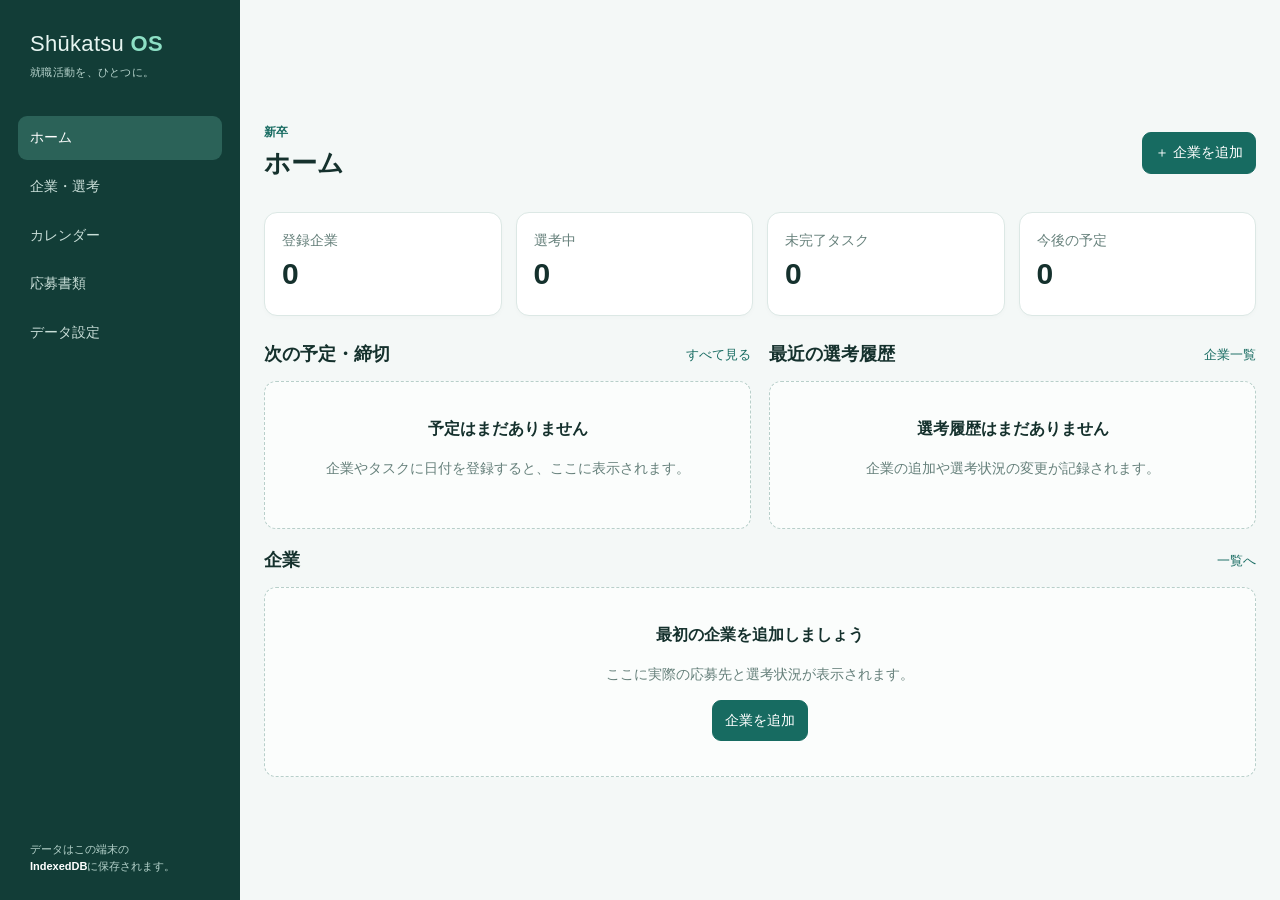
<file: index.html>
<!doctype html>
<html lang="ja">
<head>
  <meta charset="UTF-8">
  <meta name="viewport" content="width=device-width, initial-scale=1, viewport-fit=cover">
  <meta name="theme-color" content="#176b61">
  <meta name="description" content="Shūkatsu OSは、新卒・第二新卒・転職・インターンの応募、選考、応募書類、予定を一元管理する日本向け求職管理ツールです。">
  <meta name="robots" content="noindex,nofollow">
  <title>Shūkatsu OS｜日本の就職活動を一元管理</title>
  <link rel="manifest" href="manifest.webmanifest">
  <link rel="stylesheet" href="styles.css">
</head>
<body>
  <div id="app" aria-live="polite"></div>
  <script type="module" src="app.js"></script>
</body>
</html>
</file>
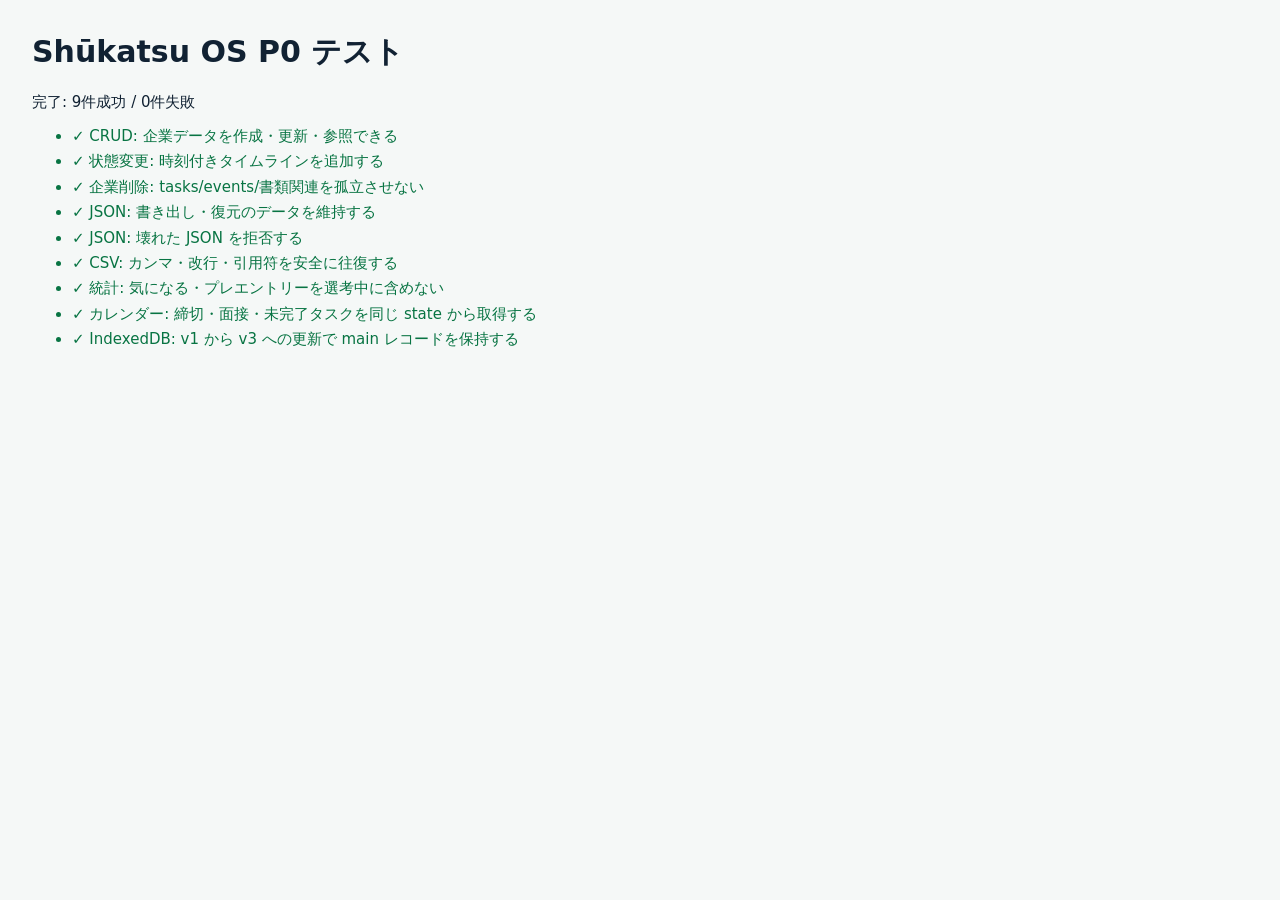
<file: tests/p0-tests.html>
<!doctype html>
<html lang="ja"><meta charset="utf-8"><title>Shūkatsu OS P0 テスト</title>
<style>body{font:15px system-ui;margin:2rem;background:#f5f8f7;color:#123}li{margin:.4rem 0}.ok{color:#087443}.ng{color:#b42318}</style>
<h1>Shūkatsu OS P0 テスト</h1><p id="summary">実行中…</p><ul id="results"></ul>
<script type="module">
import { upgradeDatabase } from '../js/db.js'; import { blankState, migrateState, parseBackupJSON, recordStatusChange, removeApplicationAndRelations, selectionInProgressCount } from '../js/state.js'; import { stringifyCSV, parseCSV } from '../js/csv.js'; import { calendarItems } from '../js/dates.js';
const output=document.querySelector('#results');let passed=0,failed=0;const test=async(name,fn)=>{try{await fn();passed++;output.insertAdjacentHTML('beforeend',`<li class="ok">✓ ${name}</li>`)}catch(error){failed++;output.insertAdjacentHTML('beforeend',`<li class="ng">✗ ${name}: ${error.message}</li>`)}};const assert=(value,message='assertion failed')=>{if(!value)throw new Error(message)};const sample=()=>({schemaVersion:3,applications:[{id:'a1',companyName:'テスト株式会社',jobTitle:'エンジニア',status:'entered',documents:['d1'],interviews:[],contacts:[]}],tasks:[{id:'t1',applicationId:'a1',title:'ES',dueAt:'2030-01-02T09:00:00.000Z',completed:false}],events:[],documents:[{id:'d1',name:'履歴書',companyIds:['a1']}],settings:{userMode:'new_grad'}});
await test('CRUD: 企業データを作成・更新・参照できる',()=>{const state=blankState();state.applications.push({id:'a1',companyName:'テスト株式会社',jobTitle:'営業',status:'interested',documents:[]});state.applications[0].jobTitle='企画';assert(state.applications[0].jobTitle==='企画')});
await test('状態変更: 時刻付きタイムラインを追加する',()=>{const state=sample();recordStatusChange(state,'a1','interview_1','日程確定',{uid:()=> 'e1',now:()=> '2030-01-01T00:00:00.000Z',labels:{interview_1:'一次面接'}});assert(state.events[0].previousStatus==='entered'&&state.events[0].newStatus==='interview_1'&&state.events[0].occurredAt)});
await test('企業削除: tasks/events/書類関連を孤立させない',()=>{const state=sample();state.events.push({id:'e1',applicationId:'a1'});removeApplicationAndRelations(state,'a1');assert(!state.applications.length&&!state.tasks.length&&!state.events.length&&!state.documents[0].companyIds.length)});
await test('JSON: 書き出し・復元のデータを維持する',()=>{const state=sample();const restored=migrateState(parseBackupJSON(JSON.stringify(state)),{uid:()=> 'id',now:()=> '2030-01-01T00:00:00.000Z',status:{entered:'エントリー済み'}});assert(restored.applications[0].companyName==='テスト株式会社')});
await test('JSON: 壊れた JSON を拒否する',()=>{let rejected=false;try{parseBackupJSON('{bad')}catch{rejected=true}assert(rejected)});
await test('CSV: カンマ・改行・引用符を安全に往復する',()=>{const source=[['企業名','メモ'],['A, Inc.','一行目\n"引用"']];assert(JSON.stringify(parseCSV(stringifyCSV(source)))===JSON.stringify(source))});
await test('統計: 気になる・プレエントリーを選考中に含めない',()=>assert(selectionInProgressCount([{status:'interested'},{status:'pre_entry'},{status:'entered'},{status:'rejected'}])===1));
await test('カレンダー: 締切・面接・未完了タスクを同じ state から取得する',()=>{const state=sample();state.applications[0].esDeadline='2030-01-03T09:00:00.000Z';state.applications[0].interviewAt='2030-01-04T09:00:00.000Z';assert(calendarItems(state).length===3)});
await test('IndexedDB: v1 から v3 への更新で main レコードを保持する',async()=>{const name=`shukatsu-os-upgrade-test-${crypto.randomUUID()}`,create=indexedDB.open(name,1);await new Promise((resolve,reject)=>{create.onupgradeneeded=()=>create.result.createObjectStore('state');create.onsuccess=resolve;create.onerror=()=>reject(create.error)});const first=create.result;await new Promise((resolve,reject)=>{const r=first.transaction('state','readwrite').objectStore('state').put({applications:[{id:'legacy'}]},'main');r.onsuccess=resolve;r.onerror=()=>reject(r.error)});first.close();const upgrade=indexedDB.open(name,3);await new Promise((resolve,reject)=>{upgrade.onupgradeneeded=e=>upgradeDatabase(upgrade.result,e.oldVersion,e.newVersion);upgrade.onsuccess=resolve;upgrade.onerror=()=>reject(upgrade.error)});const db=upgrade.result,value=await new Promise((resolve,reject)=>{const r=db.transaction('state').objectStore('state').get('main');r.onsuccess=()=>resolve(r.result);r.onerror=()=>reject(r.error)});assert(value.applications[0].id==='legacy');db.close();indexedDB.deleteDatabase(name)});
document.querySelector('#summary').textContent=`完了: ${passed}件成功 / ${failed}件失敗`;
</script>
</file>
<file: styles.css>
:root{--ink:#15312d;--muted:#66807b;--line:#dce8e5;--bg:#f4f8f7;--paper:#fff;--accent:#176b61;--accent-soft:#e2f1ed;--danger:#b54747;--shadow:0 10px 30px #123b3220}*{box-sizing:border-box}body{margin:0;background:var(--bg);color:var(--ink);font:14px/1.55 -apple-system,BlinkMacSystemFont,"Hiragino Kaku Gothic ProN","Yu Gothic",Meiryo,sans-serif}button,input,select,textarea{font:inherit}button{cursor:pointer;border:1px solid var(--line);border-radius:9px;background:#fff;color:var(--ink);padding:9px 12px}button:hover{border-color:var(--accent)}a{color:inherit;text-decoration:none}h1,h2,h3,p{margin-top:0}h1{font-size:26px;margin-bottom:0}h2{font-size:18px}h3{font-size:16px}.shell{min-height:100vh;display:grid;grid-template-columns:240px minmax(0,1fr)}aside{background:#123d37;color:#e7f5f1;padding:27px 18px;position:sticky;top:0;height:100vh}.brand{display:block;font-size:22px;letter-spacing:.3px;margin:0 12px 35px}.brand b{color:#8de0c5}.brand small{font-size:11px;font-weight:400;display:block;color:#b6d3cc;margin-top:3px}nav{display:grid;gap:5px}nav a{padding:11px 12px;border-radius:9px;color:#c9ded8}nav a.active,nav a:hover{color:white;background:#2b6258}.side-note{position:absolute;bottom:25px;margin:0 12px;font-size:11px;color:#b6d3cc}.side-note b{color:#fff}main{padding:30px;max-width:1480px;width:100%;margin:auto}header,.section-head,.actions,.toolbar,.calendar-head{display:flex;gap:12px;align-items:center;justify-content:space-between}header{margin-bottom:28px}.eyebrow{font-size:12px;color:var(--accent);font-weight:700;margin:0 0 2px}.primary,.danger-button{background:var(--accent);border-color:var(--accent);color:#fff}.danger-button{background:var(--danger);border-color:var(--danger)}.danger-text{color:var(--danger);border-color:transparent;background:transparent}.menu{display:none}.stats{display:grid;grid-template-columns:repeat(4,1fr);gap:14px;margin-bottom:25px}.stats>div,.panel,.card,.calendar,.toolbar{background:var(--paper);border:1px solid var(--line);border-radius:13px;box-shadow:0 2px 5px #123b3205}.stats>div{padding:17px}.stats span{color:var(--muted);display:block}.stats b{font-size:30px}.grid{display:grid;gap:18px;margin:18px 0}.grid.two{grid-template-columns:1fr 1fr}.section-head{margin-bottom:12px}.section-head h2{margin:0}.section-head>a{color:var(--accent);font-size:13px}.cards{display:grid;grid-template-columns:repeat(3,1fr);gap:14px}.card{padding:16px}.app-card{display:flex;justify-content:space-between;gap:10px;min-height:139px}.app-card h3{margin:9px 0 3px}.app-card h3 a:hover{color:var(--accent);text-decoration:underline}.app-card p,.card p,.muted{color:var(--muted);font-size:13px}.card-meta{display:grid;align-content:space-between;text-align:right;font-size:12px;color:var(--muted)}.card-meta b{color:var(--ink)}.status,.tag{display:inline-block;border-radius:999px;padding:3px 8px;font-size:11px;font-weight:700;background:#e7efed;color:#35605a}.status-interested{background:#eff1f0}.status-pre_entry,.status-entered{background:#dff1ed;color:#176b61}.status-briefing,.status-es_submitted,.status-screening{background:#e6eefb;color:#40618c}.status-web_test{background:#fff3db;color:#9a6900}.status-interview_1,.status-interview_2,.status-final_interview{background:#f4e7fa;color:#77448a}.status-informal_offer,.status-offer,.status-accepted{background:#def4df;color:#287038}.status-withdrawn,.status-rejected{background:#f4e8e8;color:#9b4c4c}.empty{padding:35px 20px;text-align:center;border:1px dashed #b8cfca;border-radius:12px;background:#fbfdfc}.empty p{color:var(--muted)}.list{border:1px solid var(--line);border-radius:10px;overflow:hidden}.row,.task,.record{display:grid;grid-template-columns:110px 1fr auto;gap:10px;align-items:center;padding:11px 12px;border-bottom:1px solid var(--line)}.row:last-child,.task:last-child,.record:last-child{border:0}.row span{font-size:12px;color:var(--accent)}time{font-size:12px;color:var(--muted);white-space:nowrap}.timeline>div{border-left:2px solid #9bcfc2;padding:1px 0 13px 14px;margin-left:6px}.timeline>div:last-child{padding-bottom:0}.timeline p{margin:3px 0}.timeline span{font-size:13px;color:var(--muted)}.toolbar{padding:12px;justify-content:flex-start;margin-bottom:15px}.toolbar input{min-width:280px}.toolbar select{min-width:150px}input,select,textarea{width:100%;border:1px solid #b9cfca;border-radius:8px;padding:9px;background:#fff;color:var(--ink)}input:focus,select:focus,textarea:focus{outline:3px solid #bfe6db;border-color:var(--accent)}textarea{min-height:86px;resize:vertical}.back{display:inline-block;color:var(--accent);margin-bottom:14px}.detail-hero{background:linear-gradient(115deg,#e5f2ee,#fff);border:1px solid #cfe4de;border-radius:14px;padding:21px;display:flex;justify-content:space-between;gap:12px;align-items:center}.detail-hero h2{font-size:25px;margin:8px 0 2px}.detail-hero p{margin:0;color:var(--muted)}.detail-grid{display:grid;grid-template-columns:repeat(2,minmax(0,1fr));gap:16px;margin-top:16px}.panel{padding:18px}.panel h2{margin-bottom:10px}.wide{grid-column:1/-1}dl{display:grid;grid-template-columns:135px 1fr;margin:0;gap:9px 14px}dt{color:var(--muted)}dd{margin:0;overflow-wrap:anywhere}.notes{white-space:pre-wrap}.task{grid-template-columns:auto 1fr auto auto}.task input{width:auto}.task button,.record button{padding:3px 7px;color:var(--danger);border:0}.done{text-decoration:line-through;color:var(--muted)}.record{grid-template-columns:1fr auto}.record p{grid-column:1/-1;margin:0;color:var(--muted);white-space:pre-wrap}.record button{justify-self:start}.calendar-head{margin:0 0 12px}.calendar-head h2{margin:0}.calendar{overflow:hidden}.weekdays,.days{display:grid;grid-template-columns:repeat(7,1fr)}.weekdays b{padding:9px;text-align:center;background:#eff6f4;font-size:12px}.day{min-height:114px;border-right:1px solid var(--line);border-top:1px solid var(--line);padding:7px;overflow:hidden}.day:nth-child(7n){border-right:0}.day.blank{background:#fafcfc}.day>b{display:block;font-size:12px;margin-bottom:4px}.day a{display:block;background:#e2f2ee;color:#135b51;font-size:11px;border-radius:4px;padding:2px 4px;margin:2px 0;white-space:nowrap;overflow:hidden;text-overflow:ellipsis}.mode-picker{display:flex;gap:9px;flex-wrap:wrap}.mode-picker button.selected{border-color:var(--accent);background:var(--accent-soft);color:var(--accent);font-weight:700}.danger{border-color:#e2bbbb}.modal-backdrop{position:fixed;inset:0;z-index:10;background:#0e292477;display:grid;place-items:center;padding:20px}.modal{width:min(760px,100%);max-height:90vh;overflow:auto;background:#fff;border-radius:14px;padding:20px;box-shadow:var(--shadow)}.form-grid{display:grid;grid-template-columns:repeat(2,1fr);gap:12px}label{display:block;font-weight:600;margin-bottom:12px}label input,label select,label textarea{font-weight:400;margin-top:5px}fieldset{border:1px solid var(--line);border-radius:9px;margin:12px 0;padding:10px}legend{font-weight:700;padding:0 4px}.check{font-weight:400;margin:6px 0}.check input{width:auto;margin:0 5px 0 0}.end{justify-content:flex-end}.toast{position:fixed;z-index:20;right:20px;bottom:20px;background:#173e38;color:#fff;padding:12px 16px;border-radius:10px;box-shadow:var(--shadow)}.toast.error{background:#8f3535}code{font-family:ui-monospace,monospace;font-size:12px}@media(max-width:1440px){main{max-width:1280px}.cards{grid-template-columns:repeat(3,1fr)}}@media(max-width:1280px){main{padding:24px}.cards{grid-template-columns:repeat(2,1fr)}}@media(max-width:860px){.shell{grid-template-columns:1fr}aside{position:fixed;z-index:5;left:-250px;width:240px;transition:left .2s}.shell.nav-open aside{left:0}.menu{display:block}.side-note{position:static;margin:28px 12px}.grid.two,.detail-grid{grid-template-columns:1fr}.wide{grid-column:auto}.stats{grid-template-columns:repeat(2,1fr)}}@media(max-width:430px){main{padding:16px}header{align-items:flex-start;margin-bottom:18px}.primary{padding:8px 10px}.stats{gap:9px}.stats>div{padding:12px}.stats b{font-size:25px}.cards{grid-template-columns:1fr}.toolbar{display:grid}.toolbar input,.toolbar select{min-width:0}.app-card{min-height:auto}.detail-hero{display:block}.detail-hero .actions{margin-top:13px;flex-wrap:wrap}.row{grid-template-columns:1fr auto}.row span{grid-column:1/-1}.calendar{overflow:auto}.weekdays,.days{min-width:630px}.modal-backdrop{padding:10px}.modal{padding:16px}.form-grid{grid-template-columns:1fr}dl{grid-template-columns:1fr}dt{font-size:12px}.card-meta{text-align:left}.app-card{display:block}.app-card .card-meta{margin-top:10px;display:flex;justify-content:space-between;gap:8px}.toast{left:12px;right:12px;bottom:12px}}@media(max-width:390px){h1{font-size:22px}.stats{grid-template-columns:1fr 1fr}.actions{gap:7px}.actions button{padding:8px 9px}.detail-hero h2{font-size:21px}}@media(max-width:375px){main{padding:12px}header{gap:8px}.brand{font-size:20px}.stats span{font-size:12px}.stats b{font-size:22px}.modal{padding:13px}.day{min-height:95px}}
</file>
